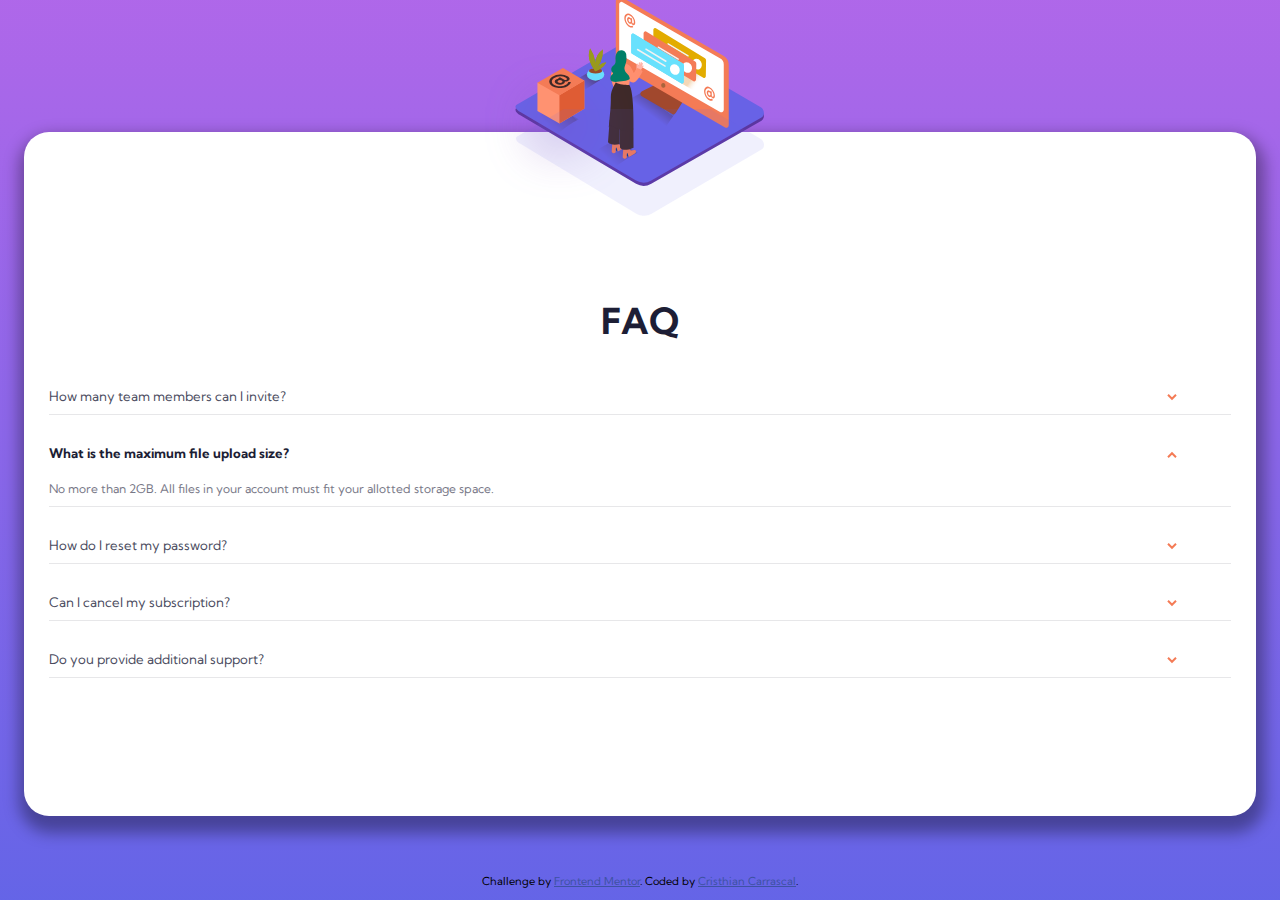
<file: index.html>
<!DOCTYPE html>
<html lang="en">
<head>
  <meta charset="UTF-8">
  <meta name="viewport" content="width=device-width, initial-scale=1.0"> <!-- displays site properly based on user's device -->
  <link rel="icon" type="image/png" sizes="32x32" href="./images/favicon-32x32.png">
  <title>Frontend Mentor | FAQ Accordion Card</title>
  <link rel="stylesheet" href="styles.css">
  <script src="script.js" defer></script>
</head>
<body>
  <img class="box" src="./images/illustration-box-desktop.svg" alt="">
  <main class="container">
    <div class="container__thumbnail">
      <img src="./images/illustration-woman-online-mobile.svg" alt="">
      <img src="./images/bg-pattern-mobile.svg" alt="">
    </div>
    <div class="container__thumbnail-desktop">
      <img src="./images/illustration-woman-online-desktop.svg" alt="">
      <img src="./images/bg-pattern-desktop.svg" alt="">
    </div>
    <div class="container__questions">
      <h1 class="container__questions--title">FAQ</h1>
      <div class="question">
        <h2 class="question__title">How many team members can I invite?</h2>
        <button class="btn"><img src="./images/icon-arrow-down.svg" alt=""></button>
        <p  class="question__answer">You can invite up to 2 additional users on the Free plan. There is no limit on team members for the Premium plan.</p>
      </div>
      <div class="question open">
        <h2 class="question__title">What is the maximum file upload size?</h2>
        <button class="btn"><img src="./images/icon-arrow-down.svg" alt=""></button>
        <p  class="question__answer">No more than 2GB. All files in your account must fit your allotted storage space.</p>
      </div>
      <div class="question">
        <h2 class="question__title">How do I reset my password?</h2>
        <button class="btn"><img src="./images/icon-arrow-down.svg" alt=""></button>
        <p  class="question__answer">Click “Forgot password” from the login page or “Change password” from your profile page. A reset link will be emailed to you.</p>
      </div>
      <div class="question">
        <h2 class="question__title">Can I cancel my subscription?</h2>
        <button class="btn"><img src="./images/icon-arrow-down.svg" alt=""></button>
        <p  class="question__answer">Yes! Send us a message and we’ll process your request no questions asked.</p>
      </div>
      <div class="question">
        <h2 class="question__title">Do you provide additional support?</h2>
        <button class="btn"><img src="./images/icon-arrow-down.svg" alt=""></button>
        <p  class="question__answer"> Chat and email support is available 24/7. Phone lines are open during normal business hours.</p>
      </div>
    </div>
  </main>
  
  <div class="attribution">
    Challenge by <a href="https://www.frontendmentor.io?ref=challenge" target="_blank">Frontend Mentor</a>. 
    Coded by <a href="#">Cristhian Carrascal</a>.
  </div>
</body>
</html>
</file>
<file: styles.css>
@import url('https://fonts.googleapis.com/css2?family=Kumbh+Sans:wght@400;700&display=swap');

.attribution {
  position: absolute;
  bottom: 12px;
  font-size: 11px; 
  text-align: center;
}
.attribution a { 
  color: hsl(228, 45%, 44%); 
}

:root {
  /* Screen Sizes */
  --mobile-size: 375px;
  --desktop-size: 1440px;

  /* Primary text */
  --Very-dark-blue: hsl(238, 29%, 16%);
  --Soft-red: hsl(14, 88%, 65%);

  /* colors */
  --Soft-violet: hsl(273, 75%, 66%);
  --Soft-blue: hsl(240, 73%, 65%);
  --gradient: linear-gradient(to bottom, var(--Soft-violet), var(--Soft-blue));

  /* Neutral text */
  --Very-dark-grayish-blue: hsl(237, 12%, 33%);
  --Dark-grayish-blue: hsl(240, 6%, 50%);

  /* Dividers */
  --Light-grayish-blue: hsl(240, 5%, 91%);

  /* fonts */
  --font-size: 12px;
  --font-family: 'Kumbh Sans', sans-serif;
}

* {
  box-sizing: border-box;
  padding: 0;
  margin: 0;
}

html {
  font-size: var(--font-size);
  font-family: var(--font-family);
}

body {
  background: var(--gradient);
  height: 100vh;
  width: 100vw;
  display: flex;
  justify-content: center;
  align-items: center;
  flex-direction: column;
  padding: 11rem 2rem 7rem;

}

.box {
  display: none;
}

.container {
  background-color: #fff;
  border-radius: 25px;
  display: flex;
  align-items: center;
  flex-direction: column;
  box-shadow: 2px 10px 15px 7px rgba(0,0,0,0.34);
  height: 100%;
  width: 100%;
}

.container__thumbnail-desktop {
  display: none;
}
.container__thumbnail {
  width: 100%;
  max-width: 330px;
  height: 30%;
  padding: 0 10px;
  transform: translateY(-66%);
}

.container__thumbnail img {
  width: 100%;
  padding-right: 10%;
}

.container__thumbnail img:nth-child(2) {
  transform: translateY(-90%);
  width: 100%;
  padding: 0 10%;
}

.container__questions {
  display: flex;
  justify-content: center;
  align-items: center;
  flex-direction: column;
  padding: 0 25px;
  transform: translateY(-10%);
  width: 100%;
}

.container__questions--title {
  color: var(--Very-dark-blue);
  font-size: 3rem;
  margin-bottom: 25px;
}

.question {
  width: 100%;
  display: grid;
  grid-template-columns: 90% 10%;
  grid-template-rows: 1fr;
  place-items: center;
  border-bottom: 1px solid var(--Light-grayish-blue);
  margin: 10px 0;
}

.question__title {
  color: var(--Very-dark-grayish-blue);
  font-size: 1.1rem;
  font-weight: 400;
  margin: 10px 0;
  text-align: left;
  width: 100%;
}

.question__answer {
  color:var(--Dark-grayish-blue);
  margin: 10px 0;
}

.question .btn {
  background: transparent;
  outline: none;
  border: none;
  cursor: pointer;
}

.question p {
  display: none;
  width: 100%;
}

.question.open .question__title {
  color: var(--Very-dark-blue);
  font-weight: 700;
}

.question.open img {
  transform: rotateX(180deg);
}

.question.open p {
  display: initial;
}

@media screen and (min-width: 1440px) {
  body {
    padding: 11rem 20rem;
  }

  .container {
    display: grid;
    grid-template-columns: 50% 50%;
    overflow: hidden;
  }

  .container__thumbnail {
    display: none;
  }  
  
  .container__thumbnail-desktop {
    position: relative;
    display: initial;
    width: 100%;
    max-width: initial;
    height: auto;
    padding: 0;
    transform: translateX(-16%);
  }

  .container__thumbnail-desktop img:nth-child(2) {
    position: absolute;
    top: -300px;
    left: -420px;
    width: 950px;
    padding: 0 10%;
  }

  .box {
    display: initial;
    position: absolute;
    top: 340px;
    left: 140px;
    z-index: 100;
  }

  .container__questions {
    height: 100%;
    transform: translateY(0);
  }

  .container__questions--title {
    text-align: left;
    width: 100%;
  }
}
</file>
